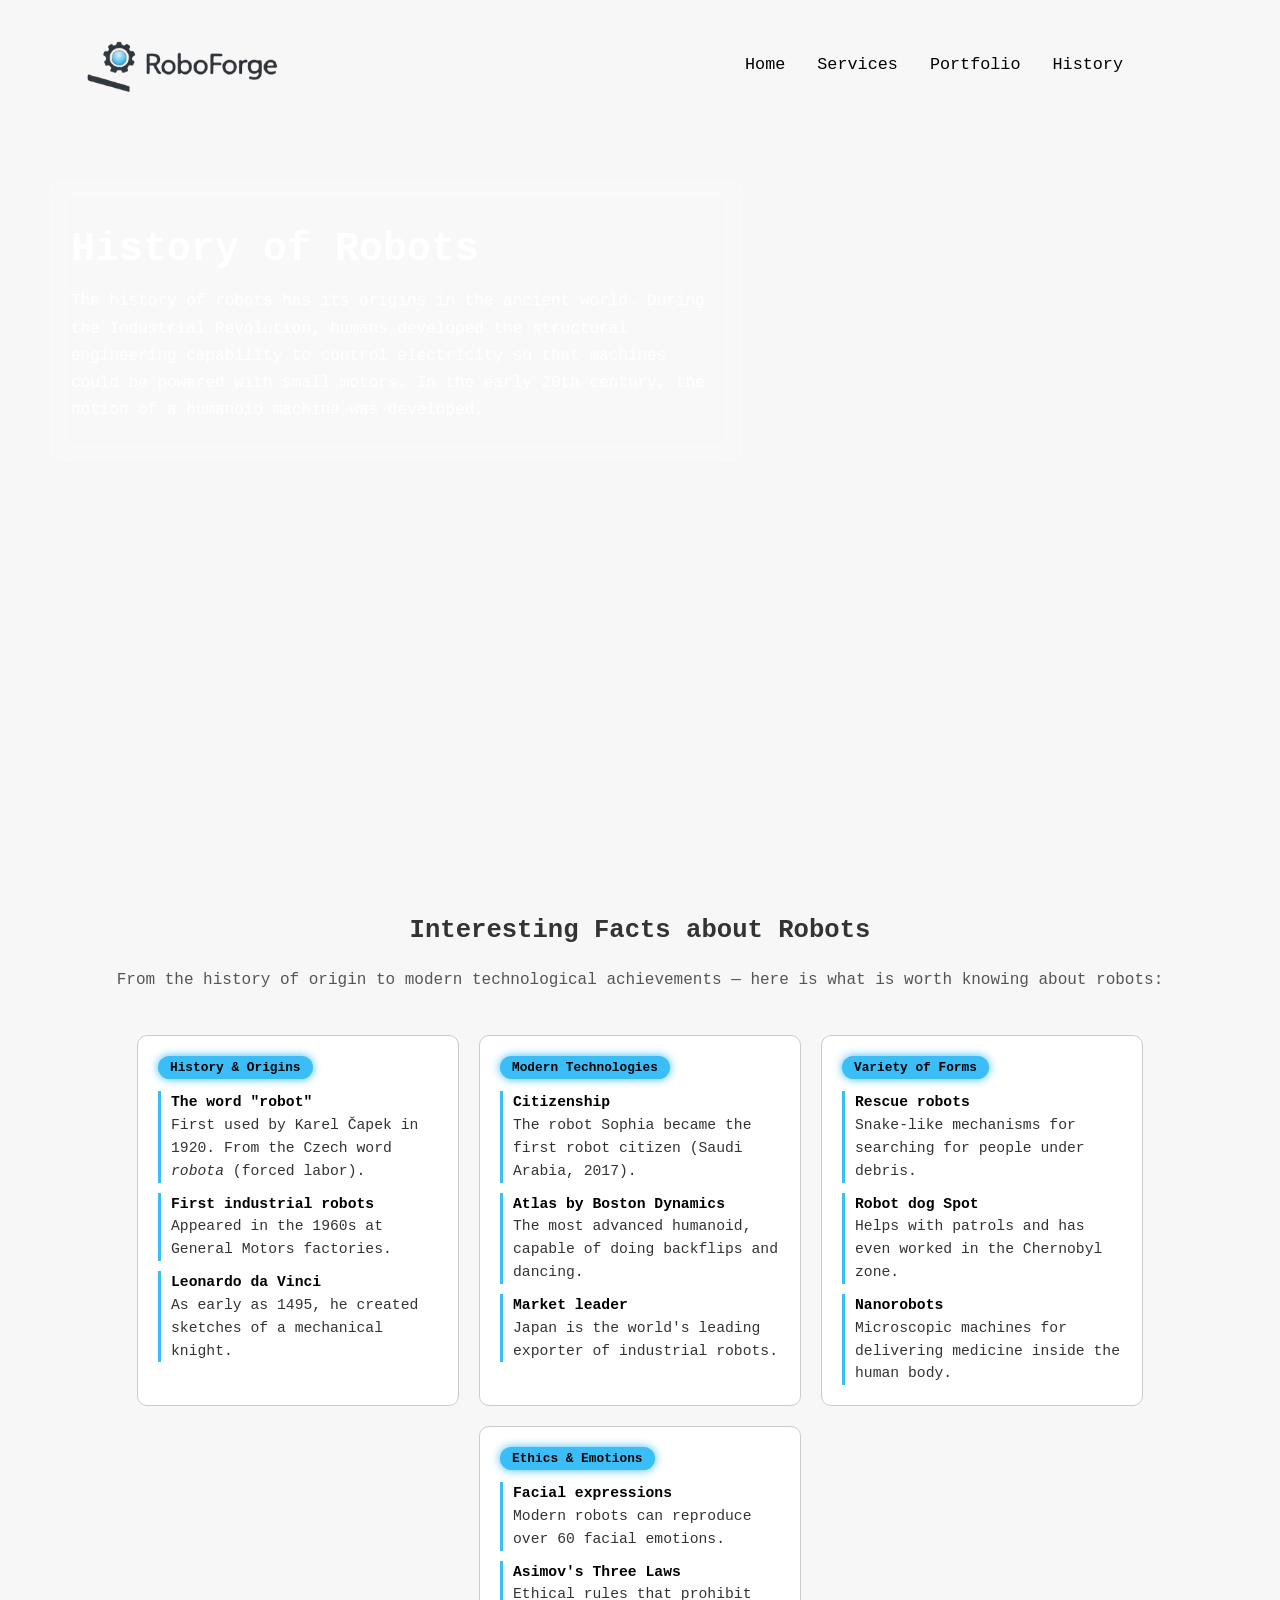
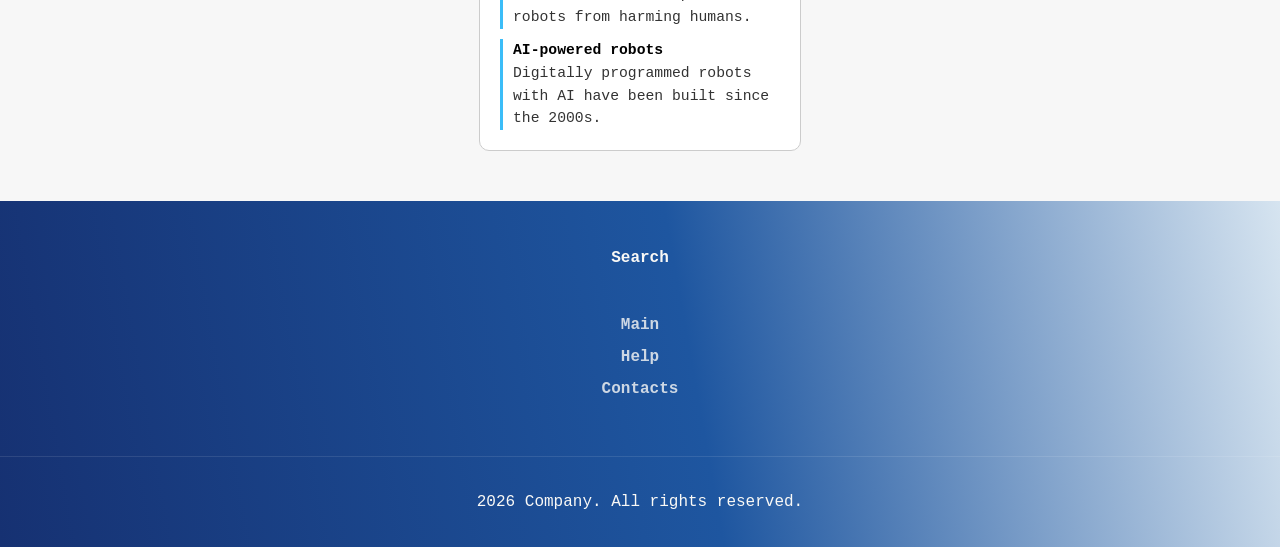
<file: index2.html>
<!DOCTYPE html>
<html lang="en">
<head>
  <meta charset="UTF-8" />
  <meta name="viewport" content="width=device-width, initial-scale=1.0"/>
  <title>RoboForge — History</title>
  <link rel="stylesheet" href="style2.css">
</head>
<body>

  <header>
    <nav>
      <div class="logo">
        <img class="logoimg" src="img/download (1).png">
      </div>
      <ul class="nav-links">
        <li><a href="index.html">Home</a></li>
        <li><a href="">Services</a></li>
        <li><a href="">Portfolio</a></li>
        <li><a href="index2.html">History</a></li>
        <div class="btns">
          
        </div>
      </ul>
    </nav>
  </header>

  <div class="history-hero">
    <div class="history-hero-inner">
      <h1>History of Robots</h1>
      <p>The history of robots has its origins in the ancient world. During the Industrial Revolution, humans developed the structural engineering capability to control electricity so that machines could be powered with small motors.
         In the early 20th century, the notion of a humanoid machine was developed.</p>
    </div>
  </div>

  <iframe class="video-block" width="560" height="315" src="https://www.youtube.com/embed/hft_i3TpRok?si=7zVltlSppXLMq1X8" 
  title="YouTube video player" frameborder="0" allow="accelerometer; autoplay; clipboard-write; encrypted-media; gyroscope; picture-in-picture; web-share" 
  referrerpolicy="strict-origin-when-cross-origin" allowfullscreen></iframe>

  <h1 class="h1-section">Interesting Facts about Robots</h1>
  <p class="section-intro-p">From the history of origin to modern technological achievements — here is what is worth knowing about robots:</p>

  <div class="facts-grid">

    <div class="presetrobot-cards">
      <span class="card-category-label">History &amp; Origins</span>
      <ul>
        <li><strong>The word "robot"</strong> First used by Karel Čapek in 1920. From the Czech word <em>robota</em> (forced labor).</li>
        <li><strong>First industrial robots</strong> Appeared in the 1960s at General Motors factories.</li>
        <li><strong>Leonardo da Vinci</strong> As early as 1495, he created sketches of a mechanical knight.</li>
      </ul>
    </div>

    <div class="presetrobot-cards">
      <span class="card-category-label">Modern Technologies</span>
      <ul>
        <li><strong>Citizenship</strong> The robot Sophia became the first robot citizen (Saudi Arabia, 2017).</li>
        <li><strong>Atlas by Boston Dynamics</strong> The most advanced humanoid, capable of doing backflips and dancing.</li>
        <li><strong>Market leader</strong> Japan is the world's leading exporter of industrial robots.</li>
      </ul>
    </div>

    <div class="presetrobot-cards">
      <span class="card-category-label">Variety of Forms</span>
      <ul>
        <li><strong>Rescue robots</strong> Snake-like mechanisms for searching for people under debris.</li>
        <li><strong>Robot dog Spot</strong> Helps with patrols and has even worked in the Chernobyl zone.</li>
        <li><strong>Nanorobots</strong> Microscopic machines for delivering medicine inside the human body.</li>
      </ul>
    </div>

    <div class="presetrobot-cards">
      <span class="card-category-label">Ethics &amp; Emotions</span>
      <ul>
        <li><strong>Facial expressions</strong> Modern robots can reproduce over 60 facial emotions.</li>
        <li><strong>Asimov's Three Laws</strong> Ethical rules that prohibit robots from harming humans.</li>
        <li><strong>AI-powered robots</strong> Digitally programmed robots with AI have been built since the 2000s.</li>
      </ul>
    </div>

  </div>

    <footer>
        </div>
        <div class="footer-col">
            <ul class="links">
                <h4>Search<h4>
                        <li><a href="#">Main</a></li>
                        <li><a href="#">Help</a></li>
                        <li><a href="#">Contacts</a></li>
            </ul>
        </div>
        <div class="footer-col">
            <div class="social-icons">
            
            </div>
        </div>
        </div>
        <div class="copyright">
            <p>2026 Company. All rights reserved.</p>
        </div>
    </footer>

</body>
</html>
</file>
<file: style2.css>
body {
  font-family: 'Courier New', Courier, monospace;
  background-color: #f7f7f7;
  color: #333;
  min-height: 100vh;
  display: flex;
  flex-direction: column;
  box-sizing: border-box; margin: 0; padding: 0;
}

a { text-decoration: none; color: black; }

ul { flex: 1; }


header {
  color: black;
  position: sticky;
  top: 0;
  left: 0;
  z-index: 1000;
  border-radius: 20px;
}

nav {
  padding: 1rem 5%;
  background-color: rgb(247, 247, 247);
  backdrop-filter: blur(15px);
  display: flex;
  align-items: center;
  border-radius: 35px;
  margin: 10px;
}

.logoimg {
  width: 35%;
  display: flex;
}

.nav-links {
  list-style: none;
  display: flex;
  align-items: center;
  gap: 2rem;
}

.nav-links li a {
  font-size: 1.05rem;
  font-weight: 500;
  text-decoration: none;
  color: black;
  transition: 0.3s;
}

.nav-links li a:hover {
  color: #a8d6ff;
  text-shadow: 0 0 10px #a8d6ff;
}

.btns { display: flex; }

.btn {
  padding: 0.5rem 1.5rem;
  border-radius: 30px;
  font-weight: 600;
  font-size: 1rem;
  background: #3bbdf8;
  color: black;
  box-shadow: 0 0 15px #3bbdf8;
  border: none;
  cursor: pointer;
  transition: 0.3s;
}

.btn:hover {
  background: #0aa9f3;
  box-shadow: 0 0 25px #0aa9f3;
}


.history-hero {
  background-image:
    url('https://i.postimg.cc/52HdgNST/44670342-asew8.jpg');
  background-repeat: no-repeat;
  background-size: cover;
  background-position: center;
  padding: 25px;
  display: flex;
}

.history-hero-inner {
  color: #ffffff;
  background: rgba(255,255,255,0.2);
  backdrop-filter: blur(10px);
  -webkit-backdrop-filter: blur(10px);
  border: 1px solid rgba(255,255,255,0.3);
  padding: 20px;
  border-radius: 10px;
  margin: 25px;
  max-width: 730px;
}

.history-hero-inner h1 {
  font-size: 2.5rem;
  margin-bottom: 12px;
}

.history-hero-inner p {
  max-width: 650px;
  line-height: 1.7;
}


.history-img-wrap {
  text-align: center;
  padding: 30px 5%;
}

.history-img-wrap img {
  max-width: 100%;
  border-radius: 10px;
  border: 1px solid #ccc;
}


.history-video-wrap {
  padding: 10px 5% 30px;
  text-align: center;
}

.history-video-wrap video {
  width: 100%;
  max-width: 860px;
  border-radius: 10px;
  border: 1px solid #ccc;
}


.h1-section {
  text-align: center;
  margin: 30px 5% 10px;
  font-size: 1.6rem;
}

.section-intro-p {
  text-align: center;
  padding: 0 5% 20px;
  color: #555;
}

.facts-grid {
  display: flex;
  flex-wrap: wrap;
  justify-content: center;
  gap: 20px;
  padding: 10px 5% 50px;
}

.presetrobot-cards {
  display: inline-block;
  padding: 20px;
  border-radius: 10px;
  background-color: white;
  border: 1px solid #ccc;
  text-align: left;
  cursor: default;
  transition: transform 0.35s ease, background 0.35s ease, box-shadow 0.35s ease;
  width: 280px;
  vertical-align: top;
}

.presetrobot-cards:hover {
  transform: scale(1.04);
  background-color: #A3D1FF;
  background-image: url("data:image/svg+xml,%3Csvg xmlns='http://www.w3.org/2000/svg' width='100%25'%3E%3Cdefs%3E%3ClinearGradient id='a' gradientUnits='userSpaceOnUse' x1='0' x2='0' y1='0' y2='100%25' gradientTransform='rotate(240)'%3E%3Cstop offset='0' stop-color='%23A3D1FF'/%3E%3Cstop offset='1' stop-color='%231896FF'/%3E%3C/linearGradient%3E%3Cpattern patternUnits='userSpaceOnUse' id='b' width='1676' height='1396.7' x='0' y='0' viewBox='0 0 1080 900'%3E%3Cg fill-opacity='0.1'%3E%3Cpolygon fill='%23444' points='90 150 0 300 180 300'/%3E%3Cpolygon points='90 150 180 0 0 0'/%3E%3Cpolygon fill='%23AAA' points='270 150 360 0 180 0'/%3E%3Cpolygon fill='%23DDD' points='450 150 360 300 540 300'/%3E%3Cpolygon fill='%23999' points='450 150 540 0 360 0'/%3E%3Cpolygon points='630 150 540 300 720 300'/%3E%3Cpolygon fill='%23DDD' points='630 150 720 0 540 0'/%3E%3Cpolygon fill='%23444' points='810 150 720 300 900 300'/%3E%3Cpolygon fill='%23FFF' points='810 150 900 0 720 0'/%3E%3C/g%3E%3C/pattern%3E%3C/defs%3E%3Crect x='0' y='0' fill='url(%23a)' width='100%25' height='100%25'/%3E%3Crect x='0' y='0' fill='url(%23b)' width='100%25' height='100%25'/%3E%3C/svg%3E");
  background-attachment: fixed;
  background-size: cover;
  box-shadow: 0 0 20px #1896FF;
}

.card-category-label {
  display: inline-block;
  margin-bottom: 12px;
  padding: 4px 12px;
  background: #3bbdf8;
  border-radius: 20px;
  font-size: 0.8rem;
  font-weight: 700;
  color: black;
  box-shadow: 0 0 10px #3bbdf8;
}

.presetrobot-cards ul {
  list-style: none;
  flex: unset;
  padding: 0;
  margin: 0;
  display: flex;
  flex-direction: column;
  gap: 10px;
}

.presetrobot-cards ul li {
  font-size: 0.92rem;
  line-height: 1.55;
  border-left: 3px solid #3bbdf8;
  padding-left: 10px;
}

.presetrobot-cards ul li strong {
  display: block;
  color: #000;
  font-weight: 700;
}


footer {
  background: linear-gradient(260deg, #d6e4f0 0%, #1e56a0 46%, #163172 100%);
  color: #FAF9F6;
  padding: 10px 0 20px;
  margin-top: auto;
  width: 100%;
  text-align: center;
}

.footer-row {
  display: flex;
  flex-wrap: wrap;
  justify-content: space-between;
}

.footer-col {
  flex: 1;
  min-width: 250px;
  text-align: center;
  margin-bottom: 30px;
}

.copyright {
  text-align: center;
  border-top: 1px solid rgba(255,255,255,0.1);
  padding-top: 20px;
  margin-top: 20px;
  width: 100%;
}

.footer-heading {
  color: #FAF9F6;
  font-size: 1rem;
  margin-bottom: 10px;
}

.links {
  list-style: none;
  padding: 0;
  display: flex;
  flex-direction: column;
  align-items: center;
}

.links a {
  text-decoration: none;
  line-height: 2;
  opacity: 0.8;
  color: #FAF9F6;
  justify-content: center;
  cursor: pointer;
    transition: all 0.3s ease;
}

.links a:hover {
  opacity: 1;
  font-size: 18px;
  transition: 0.5s;
}

.social-icons a {
  color: #FAF9F6;
  margin: 0 8px;
  font-size: 1.3rem;
  opacity: 0.8;
  transition: opacity 0.3s;
}

.video-block {
  display: block;
  margin: 30px auto;
  border-radius: 10px;
  max-width: 100%;
}
</file>
